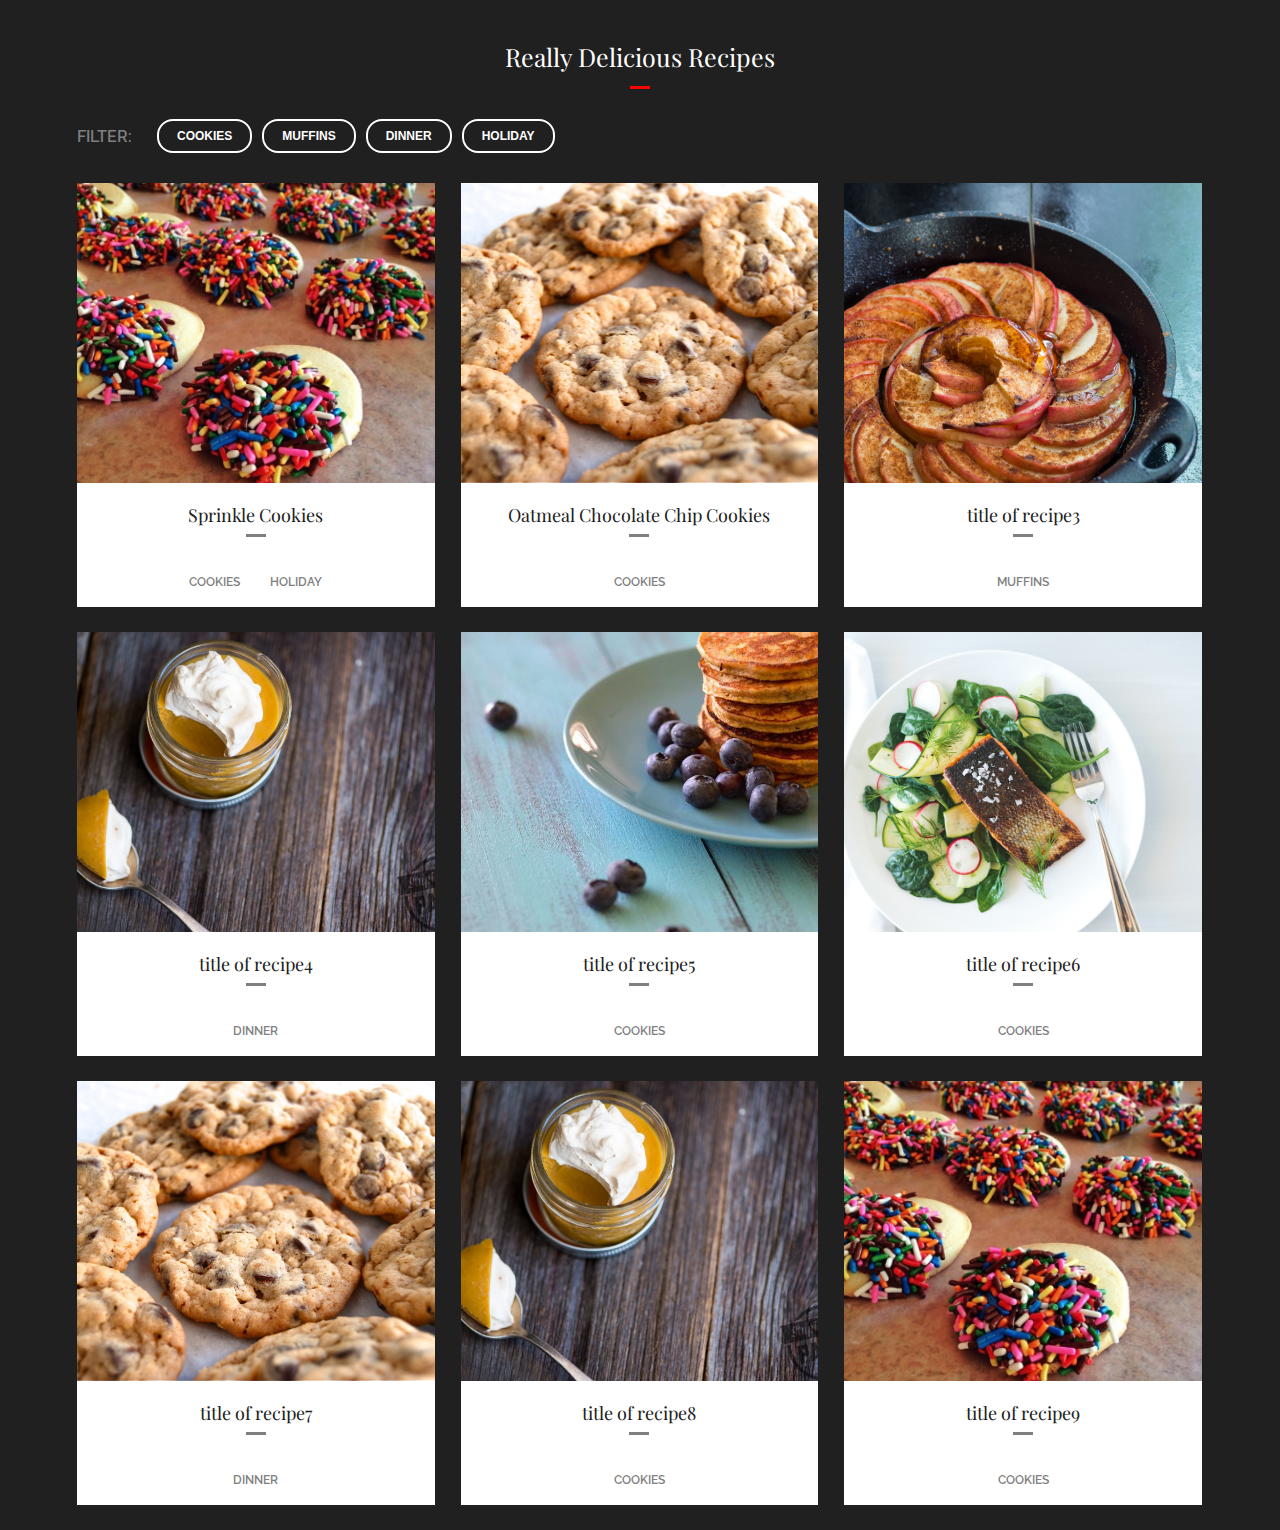
<file: index.html>
<!DOCTYPE html>
<html>

<head>
  <title>Recipes Home</title>
  <link rel="stylesheet" type="text/css" href="css/main.css">
  <link href="https://fonts.googleapis.com/css?family=Playfair+Display:400,700|Raleway:400,500,600,700" rel="stylesheet">
  <meta name="viewport" content="width=device-width, initial-scale=1">
</head>

<body>
  <header>Really Delicious Recipes</header>
  <div class="main-container">
  <!-- filers -->
    <div class="filter-container">
      <h2 class="hide">Filter:</h2>
      <button class="filter">cookies</button>
      <button class="filter">muffins</button>
      <button class="filter">dinner</button>
      <button class="filter">holiday</button>
    </div>
    <!-- Recipe cards -->
    <!-- row 1 -->
    <div class="row-container">
      <a class="card" href="recipe-sprinkle-cookies.html">
          <div class="card-img" style="background-image:url(images/recipe-1.jpg)"></div>
          <div class="title">Sprinkle Cookies</div>
          <div class="tag-container"><div class="tag">cookies</div><div class="tag">holiday</div></div>
          
      </a>
      <a class="card" href="recipe-chocolatechip-cookies.html">
          <div class="card-img" style="background-image:url(images/recipe-2.jpg)"></div>
          <div class="title">Oatmeal Chocolate Chip Cookies</div>
          <div class="tag-container"><div class="tag">cookies</div></div>
      </a>
      <a class="card" href="recipe.html">
          <div class="card-img" style="background-image:url(images/recipe-3.jpg)"></div>
          <div class="title">title of recipe3</div>
          <div class="tag-container"><div class="tag">muffins</div></div>
      </a>

      <a class="card" href="recipe.html">
          <div class="card-img" style="background-image:url(images/recipe-4.jpg)"></div>
          <div class="title">title of recipe4</div>
          <div class="tag-container"><div class="tag">dinner</div></div>
      </a>
      <a class="card" href="recipe.html">
          <div class="card-img" style="background-image:url(images/recipe-5.jpg)"></div>
          <div class="title">title of recipe5</div>
          <div class="tag-container"><div class="tag">cookies</div></div>
      </a>
      <a class="card" href="recipe.html">
          <div class="card-img" style="background-image:url(images/recipe-6.jpg)"></div>
          <div class="title">title of recipe6</div>
          <div class="tag-container"><div class="tag">cookies</div></div>
      </a>

      <a class="card" href="recipe.html">
          <div class="card-img" style="background-image:url(images/recipe-2.jpg)"></div>
          <div class="title">title of recipe7</div>
          <div class="tag-container"><div class="tag">dinner</div></div>
      </a>
      <a class="card" href="recipe.html">
          <div class="card-img" style="background-image:url(images/recipe-4.jpg)"></div>
          <div class="title">title of recipe8</div>
          <div class="tag-container"><div class="tag">cookies</div></div>
      </a>
      <a class="card" href="recipe.html">
          <div class="card-img" style="background-image:url(images/recipe-1.jpg)"></div>
          <div class="title">title of recipe9</div>
          <div class="tag-container"><div class="tag">cookies</div></div>
      </a>
    </div>
  </div>
  <script type="text/javascript" src="js/jquery-2.1.4.js"></script>
  <script type="text/javascript" src="js/main.js"></script>
</body>

</html>
</file>
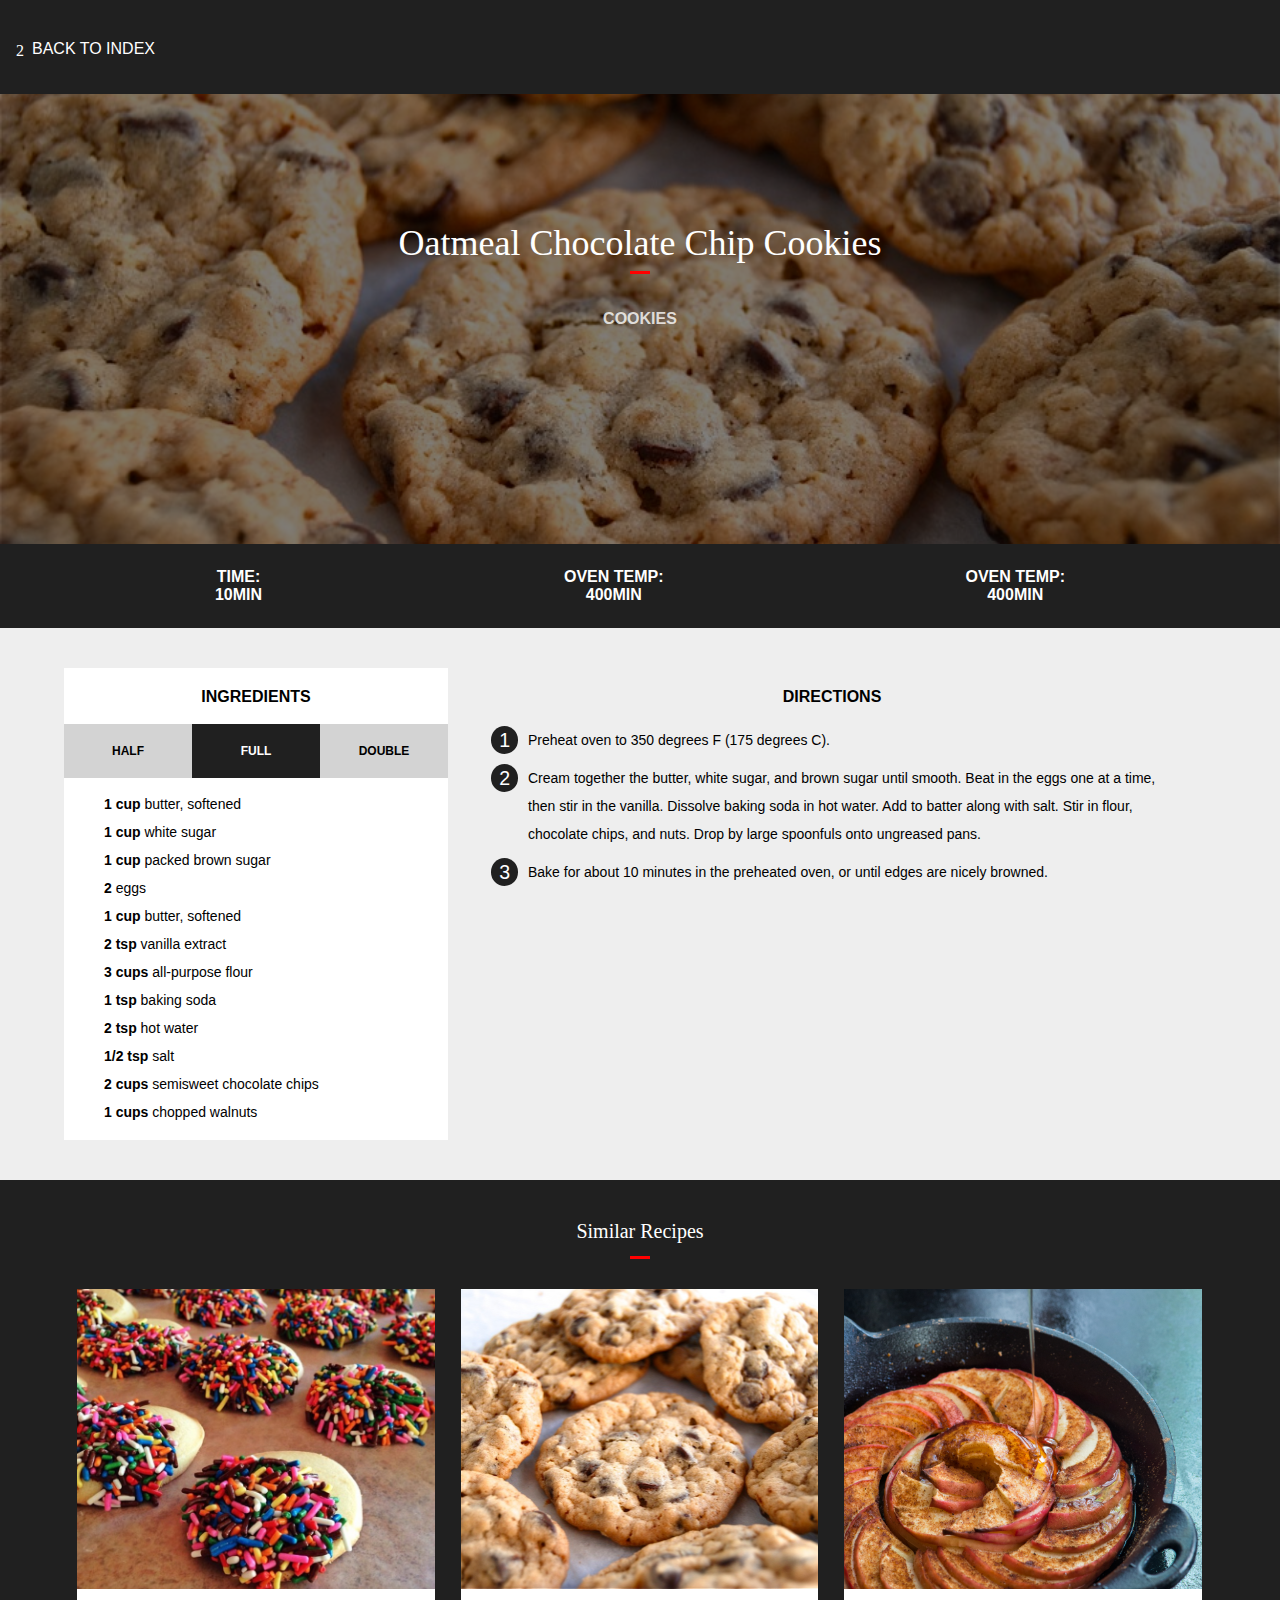
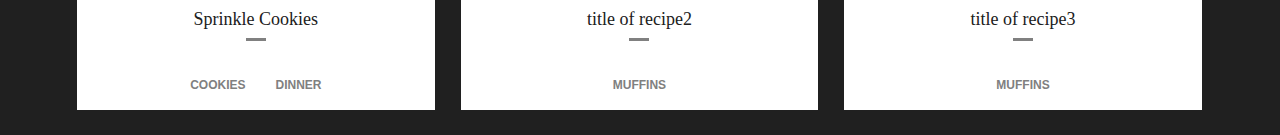
<file: recipe-chocolatechip-cookies.html>
<!DOCTYPE html>
<html>

<head>
  <title>Oatmeal Chocolate Chip Cookies</title>
  <link rel="stylesheet" type="text/css" href="css/main.css">
</head>

<body>
  <a class="back" href="index.html"><span>2</span>back to index</a>
  <div class="recipe-img" style="background-image: url(images/recipe-2.jpg)">
    <div class="recipe-name">Oatmeal Chocolate Chip Cookies</div>
    <div class="tag-container">
    <div class="recipe-tag">cookies</div></div>
    </aside>
  </div>
  <div class="recipe-details">
    <div class="detail">time:
      <br>10min</div>
    <div class="detail">oven temp:
      <br>400min</div>
    <div class="detail">oven temp:
      <br>400min</div>
  </div>
  <div class="main-container inside">
    <div class="recipe-container">
      <div class="ingridents-container">
        <h1>Ingredients</h1>
        <div class="serving-container">
          <button class="serving">half</button>
          <button class="serving active">Full</button>
          <button class="serving">double</button>
        </div>
        <ul>
          <li>
            <div class="measurement">
              <div class="amount">1</div> cup</div> butter, softened</li>
          <li>
            <div class="measurement">
              <div class="amount">1</div> cup</div> white sugar</li>
          <li>
            <div class="measurement">
              <div class="amount">1</div> cup</div> packed brown sugar</li>
          <li>
            <div class="measurement">
              <div class="amount">2</div>
            </div> eggs</li>
          <li>
            <div class="measurement">
              <div class="amount">1</div> cup</div> butter, softened</li>
          <li>
            <div class="measurement">
              <div class="amount">2</div> tsp</div> vanilla extract</li>
          <li>
            <div class="measurement">
              <div class="amount">3</div> cups</div> all-purpose flour</li>
          <li>
            <div class="measurement">
              <div class="amount">1</div> tsp</div> baking soda</li>
          <li>
            <div class="measurement">
              <div class="amount">2</div> tsp</div> hot water</li>
          <li>
            <div class="measurement">
              <div class="amount">1/2</div> tsp</div> salt</li>
          <li>
            <div class="measurement">
              <div class="amount">2</div> cups</div> semisweet chocolate chips</li>
          <li>
            <div class="measurement">
              <div class="amount">1</div> cups</div> chopped walnuts</li>
        </ul>
      </div>
      <div class="directions-container">
        <h1>Directions</h1>
        <ol>
          <li>Preheat oven to 350 degrees F (175 degrees C).</li>
          <li>Cream together the butter, white sugar, and brown sugar until smooth. Beat in the eggs one at a  time, then stir in the vanilla. Dissolve baking soda in hot water. Add to batter along with salt. Stir in flour, chocolate chips, and nuts. Drop by large spoonfuls onto ungreased pans.</li>
          <li>Bake for about 10 minutes in the preheated oven, or until edges are nicely browned.</li>
        </ol>
      </div>
    </div>
  </div>
  <footer>
    <header>Similar Recipes</header>
    <div class="row-container">
      <a class="card" href="recipe.html">
        <div class="card-img" style="background-image:url(images/recipe-1.jpg)"></div>
        <div class="title">Sprinkle Cookies</div>
        <div class="tag-container">
          <div class="tag">cookies</div>
          <div class="tag">dinner</div>
        </div>
      </a>
      <a class="card" href="recipe.html">
        <div class="card-img" style="background-image:url(images/recipe-2.jpg)"></div>
        <div class="title">title of recipe2</div>
        <div class="tag-container">
          <div class="tag">muffins</div>
        </div>
      </a>
      <a class="card" href="recipe.html">
        <div class="card-img" style="background-image:url(images/recipe-3.jpg)"></div>
        <div class="title">title of recipe3</div>
        <div class="tag-container">
          <div class="tag">muffins</div>
        </div>
      </a>
    </div>
  </footer>
  <script type="text/javascript" src="js/jquery-2.1.4.js"></script>
  <script type="text/javascript" src="js/main.js"></script>
</body>

</html>
</file>
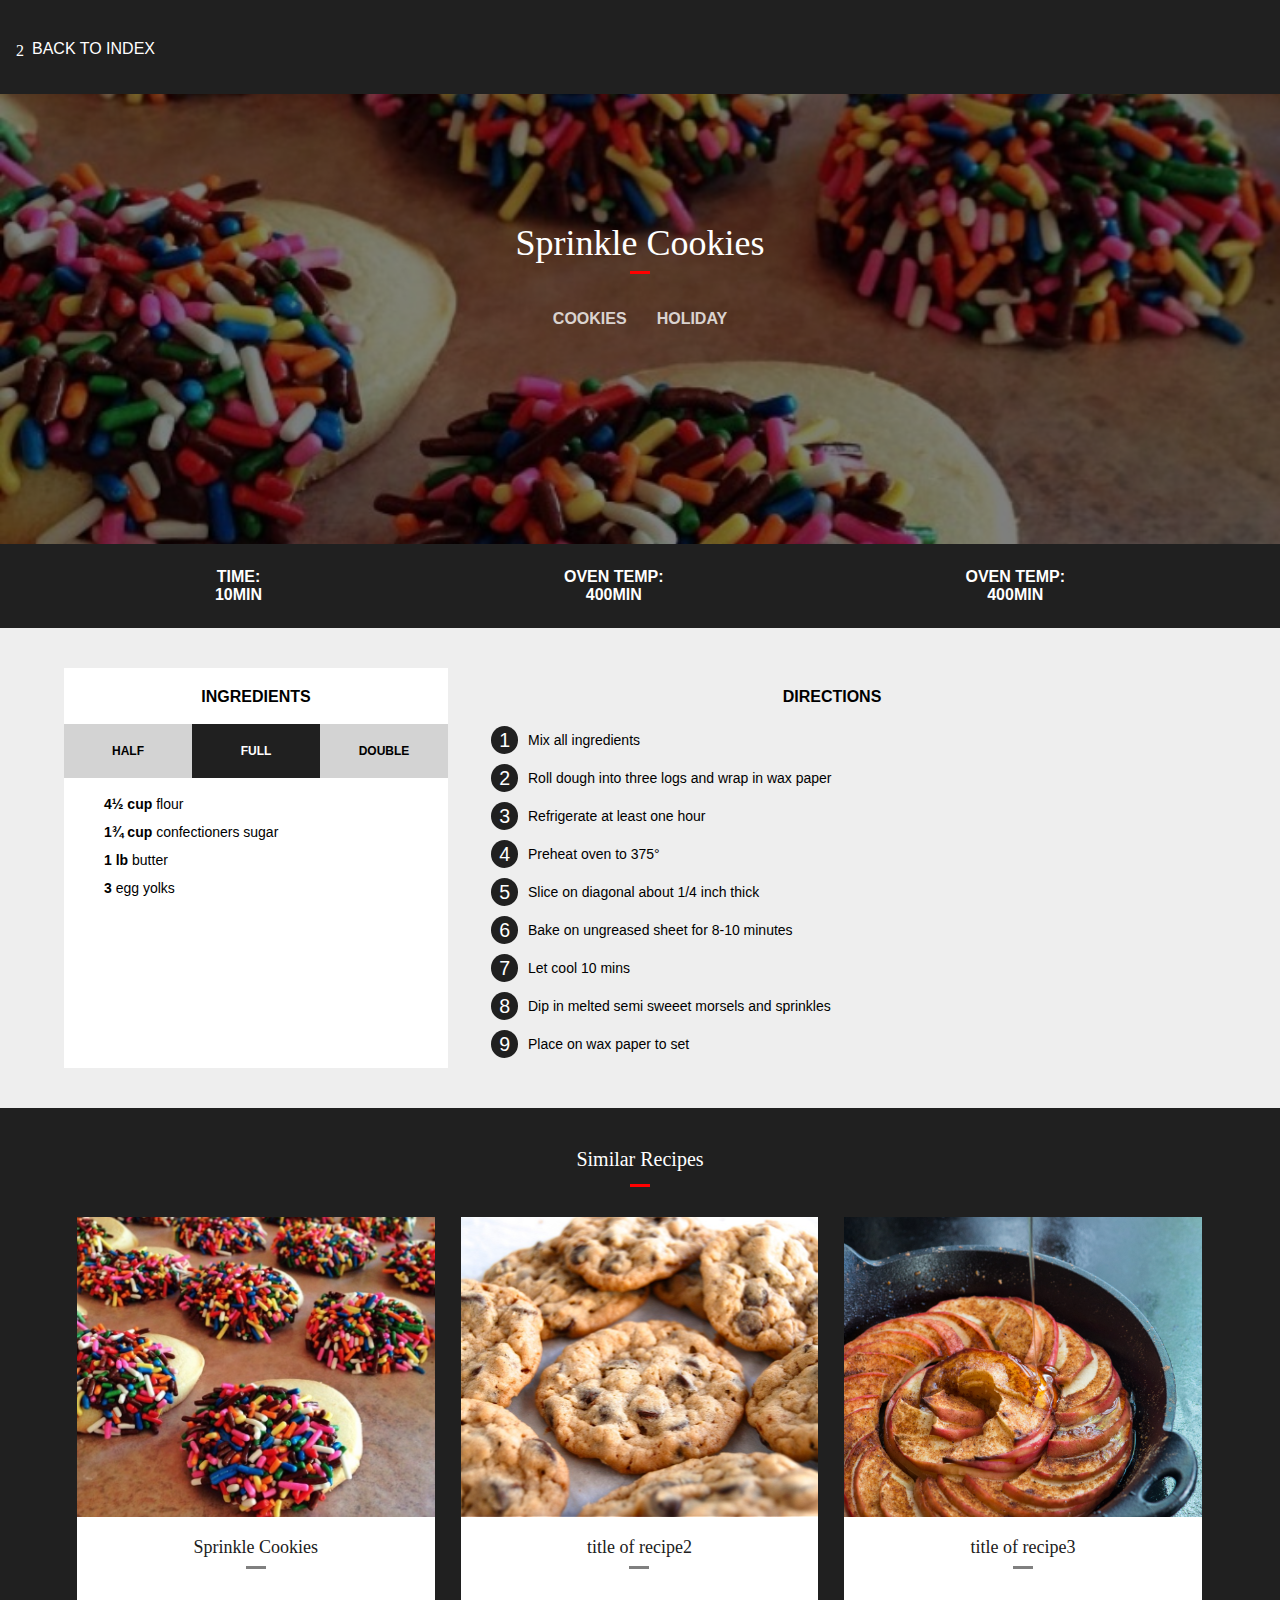
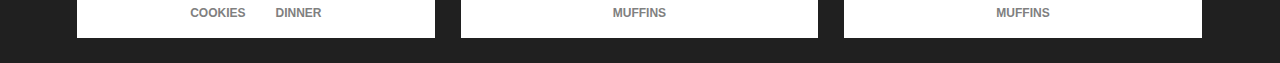
<file: recipe-sprinkle-cookies.html>
<!DOCTYPE html>
<html>

<head>
  <title>Sprinkle Cookies</title>
  <link rel="stylesheet" type="text/css" href="css/main.css">
</head>

<body>
  <a class="back" href="index.html"><span>2</span>back to index</a>
  <div class="recipe-img" style="background-image: url(images/recipe-1.jpg)">
    <div class="recipe-name">Sprinkle Cookies</div>
    <div class="tag-container">
    <div class="recipe-tag">cookies</div>
    <div class="recipe-tag">holiday</div></div>
    </aside>
  </div>
  <div class="recipe-details">
    <div class="detail">time:
      <br>10min</div>
    <div class="detail">oven temp:
      <br>400min</div>
    <div class="detail">oven temp:
      <br>400min</div>
  </div>
  <div class="main-container inside">
    <div class="recipe-container">
      <div class="ingridents-container">
        <h1>Ingredients</h1>
        <div class="serving-container">
          <button class="serving">half</button>
          <button class="serving active">Full</button>
          <button class="serving">double</button>
        </div>
        <ul>
          <li>
            <div class="measurement">
              <div class="amount">4&#189;</div> cup</div> flour</li>
          <li>
            <div class="measurement">
              <div class="amount">1&#190;</div> cup</div> confectioners sugar</li>
          <li>
            <div class="measurement">
              <div class="amount">1</div> lb</div> butter</li>
          <li>
            <div class="measurement">
              <div class="amount">3</div>
            </div> egg yolks</li>
          <li>
        </ul>
      </div>
      <div class="directions-container">
        <h1>Directions</h1>
        <ol>
          <li>Mix all ingredients</li>
          <li>Roll dough into three logs and wrap in wax paper</li>
          <li>Refrigerate at least one hour</li>
          <li>Preheat oven to 375&deg;</li>
          <li>Slice on diagonal about 1/4 inch thick</li>
          <li>Bake on ungreased sheet for 8-10 minutes</li>
          <li>Let cool 10 mins</li>
          <li>Dip in melted semi sweeet morsels and sprinkles</li>
          <li>Place on wax paper to set</li>
        </ol>
      </div>
    </div>
  </div>
  <footer>
    <header>Similar Recipes</header>
    <div class="row-container">
      <a class="card" href="recipe.html">
        <div class="card-img" style="background-image:url(images/recipe-1.jpg)"></div>
        <div class="title">Sprinkle Cookies</div>
        <div class="tag-container">
          <div class="tag">cookies</div>
          <div class="tag">dinner</div>
        </div>
      </a>
      <a class="card" href="recipe.html">
        <div class="card-img" style="background-image:url(images/recipe-2.jpg)"></div>
        <div class="title">title of recipe2</div>
        <div class="tag-container">
          <div class="tag">muffins</div>
        </div>
      </a>
      <a class="card" href="recipe.html">
        <div class="card-img" style="background-image:url(images/recipe-3.jpg)"></div>
        <div class="title">title of recipe3</div>
        <div class="tag-container">
          <div class="tag">muffins</div>
        </div>
      </a>
    </div>
  </footer>
  <script type="text/javascript" src="js/jquery-2.1.4.js"></script>
  <script type="text/javascript" src="js/main.js"></script>
</body>

</html>
</file>
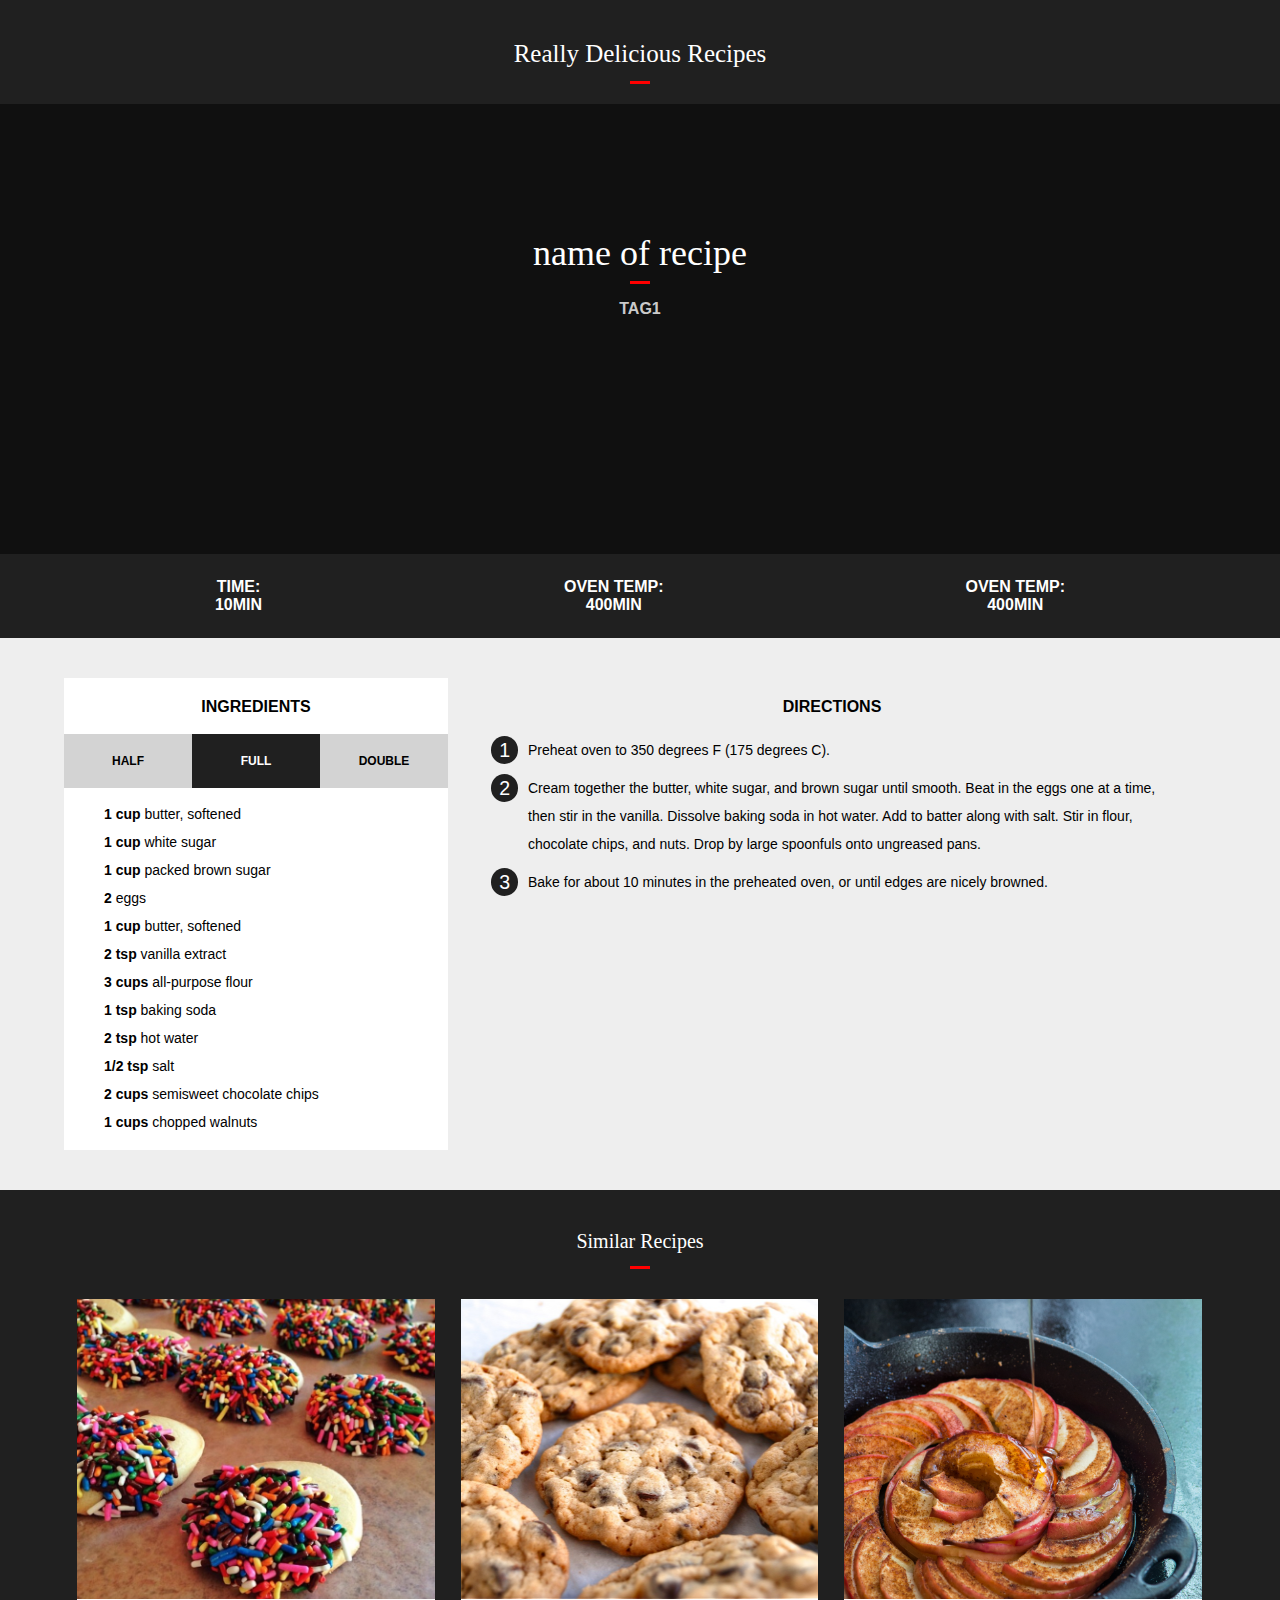
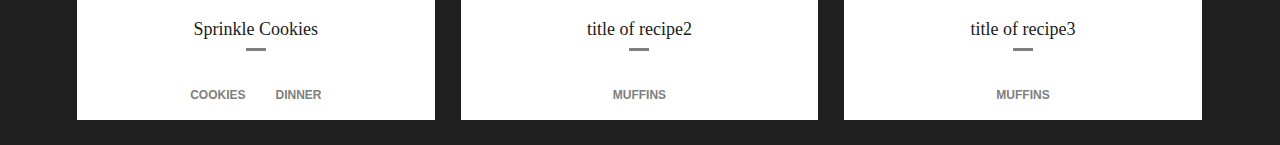
<file: recipe.html>
<!DOCTYPE html>
<html>

<head>
  <title>Recipe 1</title>
  <link rel="stylesheet" type="text/css" href="css/main.css">
</head>

<body>
  <header>Really Delicious Recipes</header>
  <div class="recipe-img">
    <div class="recipe-name"> name of recipe </div>
    <div class="recipe-tag">tag1</div>
    </aside>
  </div>
  <div class="recipe-details">
    <div class="detail">time:
      <br>10min</div>
    <div class="detail">oven temp:
      <br>400min</div>
    <div class="detail">oven temp:
      <br>400min</div>
  </div>
  <div class="main-container inside">
    <div class="recipe-container">
      <div class="ingridents-container">
        <h1>Ingredients</h1>
        <div class="serving-container">
          <button class="serving">half</button>
          <button class="serving active">Full</button>
          <button class="serving">double</button>
        </div>
        <ul>
          <li>
            <div class="measurement">
              <div class="amount">1</div> cup</div> butter, softened</li>
          <li>
            <div class="measurement">
              <div class="amount">1</div> cup</div> white sugar</li>
          <li>
            <div class="measurement">
              <div class="amount">1</div> cup</div> packed brown sugar</li>
          <li>
            <div class="measurement">
              <div class="amount">2</div>
            </div> eggs</li>
          <li>
            <div class="measurement">
              <div class="amount">1</div> cup</div> butter, softened</li>
          <li>
            <div class="measurement">
              <div class="amount">2</div> tsp</div> vanilla extract</li>
          <li>
            <div class="measurement">
              <div class="amount">3</div> cups</div> all-purpose flour</li>
          <li>
            <div class="measurement">
              <div class="amount">1</div> tsp</div> baking soda</li>
          <li>
            <div class="measurement">
              <div class="amount">2</div> tsp</div> hot water</li>
          <li>
            <div class="measurement">
              <div class="amount">1/2</div> tsp</div> salt</li>
          <li>
            <div class="measurement">
              <div class="amount">2</div> cups</div> semisweet chocolate chips</li>
          <li>
            <div class="measurement">
              <div class="amount">1</div> cups</div> chopped walnuts</li>
        </ul>
      </div>
      <div class="directions-container">
        <h1>Directions</h1>
        <ol>
          <li>Preheat oven to 350 degrees F (175 degrees C).</li>
          <li>Cream together the butter, white sugar, and brown sugar until smooth. Beat in the eggs one at a  time, then stir in the vanilla. Dissolve baking soda in hot water. Add to batter along with salt. Stir in flour, chocolate chips, and nuts. Drop by large spoonfuls onto ungreased pans.</li>
          <li>Bake for about 10 minutes in the preheated oven, or until edges are nicely browned.</li>
        </ol>
      </div>
    </div>
  </div>
  <footer>
    <header>Similar Recipes</header>
    <div class="row-container">
      <a class="card" href="recipe.html">
        <div class="card-img" style="background-image:url(images/recipe-1.jpg)"></div>
        <div class="title">Sprinkle Cookies</div>
        <div class="tag-container">
          <div class="tag">cookies</div>
          <div class="tag">dinner</div>
        </div>
      </a>
      <a class="card" href="recipe.html">
        <div class="card-img" style="background-image:url(images/recipe-2.jpg)"></div>
        <div class="title">title of recipe2</div>
        <div class="tag-container">
          <div class="tag">muffins</div>
        </div>
      </a>
      <a class="card" href="recipe.html">
        <div class="card-img" style="background-image:url(images/recipe-3.jpg)"></div>
        <div class="title">title of recipe3</div>
        <div class="tag-container">
          <div class="tag">muffins</div>
        </div>
      </a>
    </div>
  </footer>
  <script type="text/javascript" src="js/jquery-2.1.4.js"></script>
  <script type="text/javascript" src="js/main.js"></script>
</body>

</html>
</file>
<file: css/main.css>
/*fonts
font-family: 'Playfair Display', serif;
font-family: 'Raleway', sans-serif;*/
@font-face {
  font-family: 'iconfont';
  src: url('fonts/icon-fonts.ttf');
}
body {
  margin: 0;
  padding: 0;
  border: none;
  background-color: #202020;
  font-family: 'Raleway', sans-serif;
  font-size: 62.5%;
}

header {
  margin: 40px 0 0;
  text-align: center;
  color: white;
  font-family: 'Playfair Display', serif;
  font-size: 2.5em;
  position: relative;
  padding-bottom: 16px;
}

header:after {
  content: "";
  position: absolute;
  width: 20px;
  height: 3px;
  background-color: red;
  bottom: 0;
  left: 50%;
  transform: translateX(-50%);
}

a {
  text-decoration: none;
}


/*remove button style*/

button {
  outline: none;
  background: none;
  border: none;
}

.card:hover {
  transition: all 0.2s ease-out 0.1s;
  transform: scale(1.02);
}

.main-container {
  margin: 0 auto;
  width: 90%;
  max-width: 1280px;
}

h2 {
  color: gray;
  font-size: 1.6em;
  font-weight: 600;
  text-transform: uppercase;
  margin: auto 20px auto 0;
}

.filter-container {
  display: flex;
  flex-wrap: wrap;
  justify-content: flex-start;
  align-items: center;
  margin: 30px 0 30px 13px;
}

.filter {
  padding: 8px 18px;
  margin: 0 5px;
  border: 2px solid white;
  border-radius: 16px;
  text-align: center;
  font-size: 1.2em;
  text-transform: uppercase;
  font-weight: 600;
  color: white;
  transition: all 0.2s ease-out 0.1s;
}

.filter:hover {
  color: #202020;
  background: white;
  transition: all 0.2s ease-out 0.1s;
}

.row-container {
  display: flex;
  flex-wrap: wrap;
}

.card {
  background-color: white;
  margin-bottom: 25px;
  width: calc(33.3% - 26px);
  transition: all 0.2s ease-out 0.1s;
}

.row-container .card {
  margin-left: 13px;
  margin-right: 13px;
}

.card-img {
  height: 300px;
  width: 100%;
  background: no-repeat center center;
  background-size: cover;
}

.title {
  font-family: 'Playfair Display', serif;
  padding: 20px 10px;
  color: #202020;
  font-size: 1.8em;
  text-align: center;
  position: relative;
}

.card .title:after {
  content: "";
  position: absolute;
  width: 20px;
  height: 3px;
  background-color: gray;
  top: 80%;
  left: 50%;
  transform: translateX(-50%);
}

.tag-container {
  display: flex;
  flex-direction: row;
  justify-content: center;
  margin: 20px 0 10px;
}

.tag {
  padding: 8px 10px;
  margin: 0 5px;
  text-align: center;
  font-size: 1.2em;
  text-transform: uppercase;
  font-weight: 600;
  color: gray;
}


/*recipe pages only*/
.back {
  margin: 40px 0 0 16px;
  color: white;
  font-family: 'Raleway', sans-serif;;
  font-size: 1.6em;
  padding-bottom: 16px;
  text-transform: uppercase;
  display: block;
  position: relative;
}

span {
  font-family: "icon-fonts";
  padding-right: 8px;
  position: relative;
  top: 2px;
}

.back:hover {
  color: red;
}

.recipe-img {
  margin: 20px auto 0;
  height: 50vh;
  background: no-repeat center center;
  background-size: cover;
  position: relative;
}

.recipe-img:before {
  content: "";
  background: rgba(0, 0, 0, 0.5);
  position: absolute;
  left: 0;
  bottom: 0;
  width: 100%;
  height: 100%;
}

.recipe-name {
  color: white;
  font-family: 'Playfair Display', serif;
  font-size: 3.6em;
  text-align: center;
  padding-top: 10%;
  position: relative;
  z-index: 1;
  padding-bottom: 10px;
}

.recipe-name:after {
  content: "";
  position: absolute;
  width: 20px;
  height: 3px;
  background-color: red;
  bottom: 0;
  left: 50%;
  transform: translateX(-50%);
}

.recipe-tag {
  padding: 16px 10px;
  margin: 0 5px;
  text-transform: uppercase;
  font-weight: 600;
  color: rgba(255, 255, 255, 0.8);
  font-size: 1.6em;
  text-align: center;
  position: relative;
  z-index: 1;
}

.recipe-details {
  font-size: 1.6em;
  display: flex;
  justify-content: space-around;
  text-align: center;
  background: #202020;
  padding: 24px 5%;
  text-transform: uppercase;
  font-weight: 600;
  color: white;
}

.inside {
  background: #eeeeee;
  width: 100%;
  margin: 0;
  max-width: none;
}

.recipe-container {
  font-family: 'Raleway', sans-serif;
  margin: 0 auto;
  width: 90%;
  max-width: 1280px;
  display: flex;
  justify-content: space-between;
  padding: 40px 0;
  flex-wrap: wrap;
}

.ingridents-container {
  background: white;
  flex: 2;
  min-width: 230px;
}

.directions-container {
  flex: 4;
  position: relative;
  min-width: 460px;
}

.directions-container ol>li:before {
  content: counter(li);
  counter-increment: li;
  display: inline-block;
  position: absolute;
  font-size: 1.4em;
  background: #202020;
  border-radius: 100%;
  color: white;
  width: 1.4em;
  text-align: center;
  display: inline-block;
  left: 43px;
}

h1 {
  margin: 0;
  padding: 20px 0;
  text-transform: uppercase;
  text-align: center;
  font-size: 1.6em;
}

.serving-container {
  display: flex;
  flex-direction: row;
  height: 50px;
  align-items: center;
}

.serving {
  padding: 20px 0;
  text-align: center;
  font-size: 1.2em;
  text-transform: uppercase;
  font-weight: 600;
  flex: 1;
  background: lightgray;
}

.serving:hover {
  background: red;
}

.active {
  background: #202020;
  color: white;
}

ul,
ol {
  font-size: 1.4em;
  line-height: 2em;
}

ul {
  list-style: none;
  padding-right: 20px;
}

ol {
  margin: 0 40px;
  counter-reset: li;
  list-style: none;
}

ol>li {
  margin-bottom: 10px;
}

.amount {
  display: inline-block;
}

.measurement {
  display: inline-block;
  font-weight: 600;
}

footer {
  margin: 0 auto;
  width: 90%;
  max-width: 1280px;
}

footer header {
  margin-bottom: 30px;
  font-size: 2.0em;
}


/*1024*/

@media (max-width: 1024px) {
  .card {
    width: calc(50% - 26px);
  }
}


/*768*/

@media (max-width: 767px) {
  .card {
    width: 100%;
    margin: 0 auto 26px;
  }
  .card-img {
    height: 200px;
  }
  .hide {
    display: none;
  }
  .filter-container {
    justify-content: center;
  }
  /*recipe pages only*/
  .ingridents-container {
    min-width: 100%;
    margin-bottom: 30px;
  }
  .directions-container {
    min-width: 100%;
  }
  .recipe-img {
    height: 30vh;
  }
}


}
</file>
